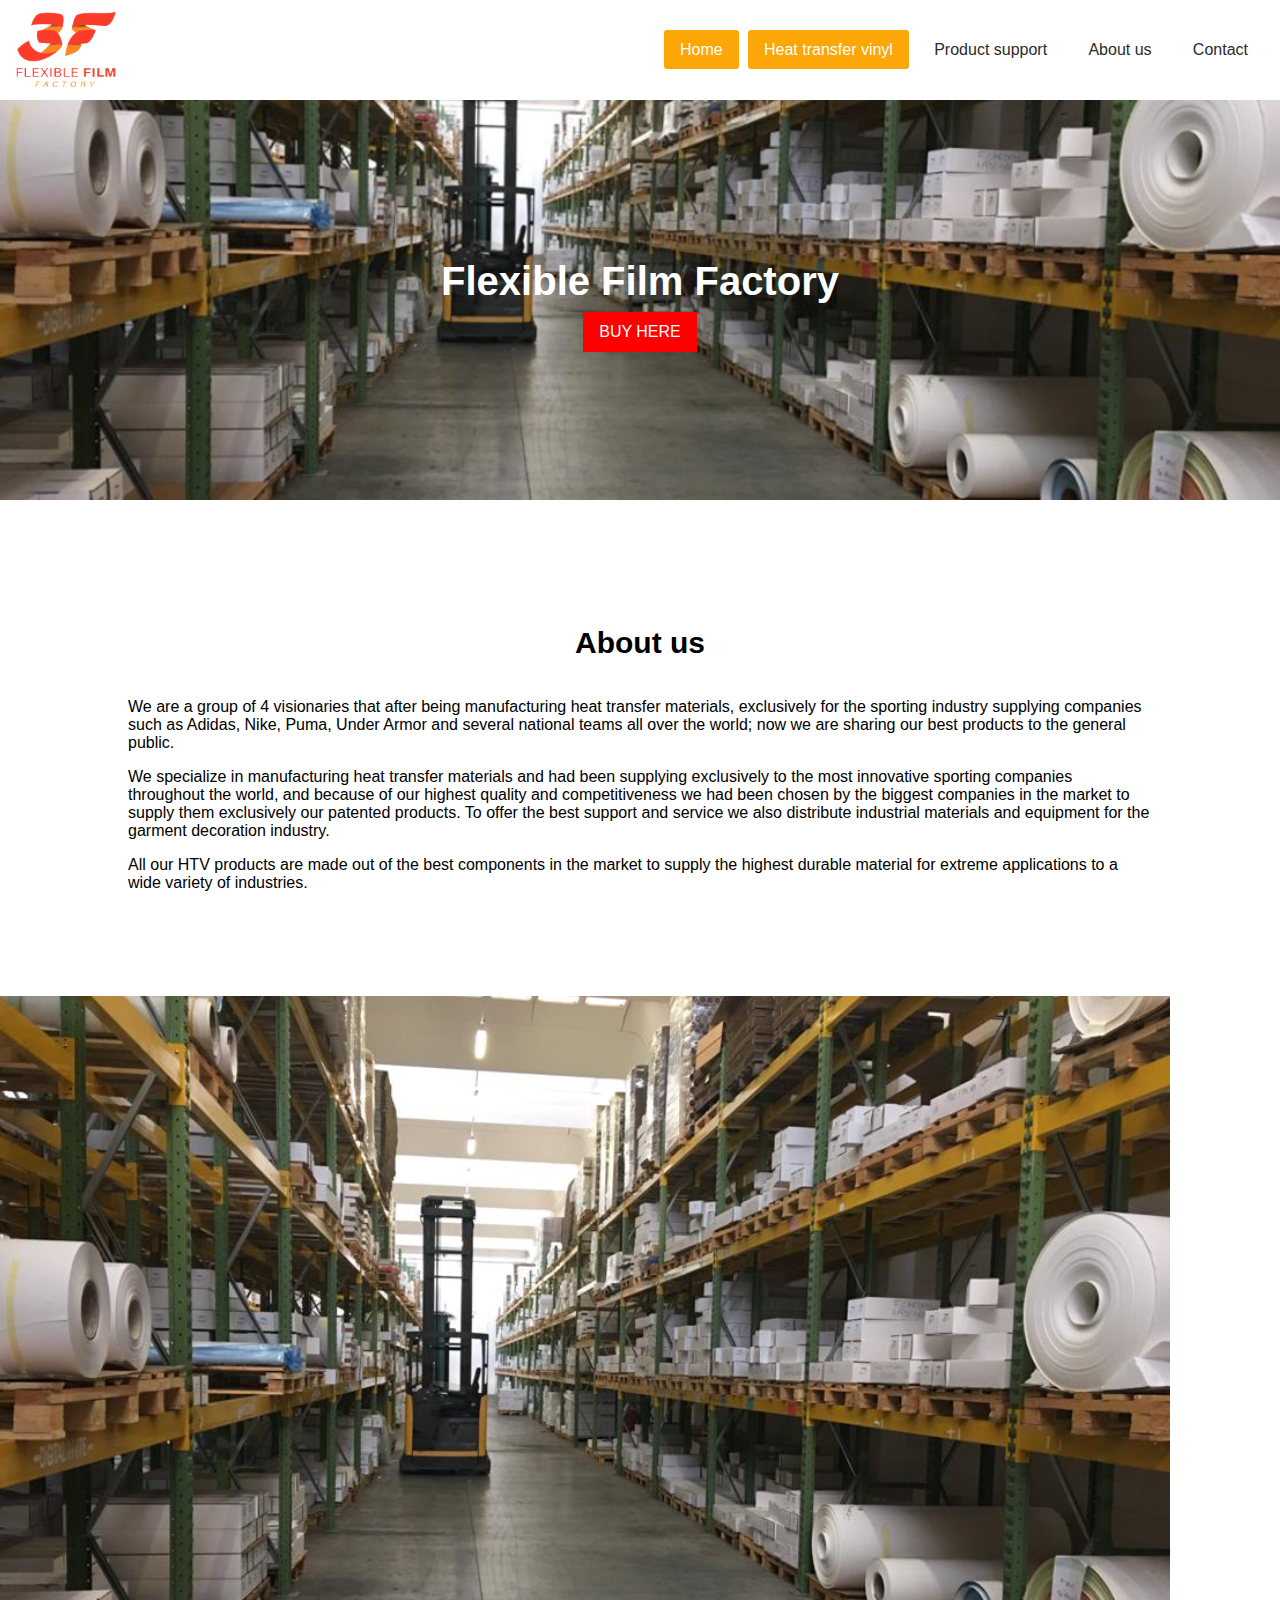
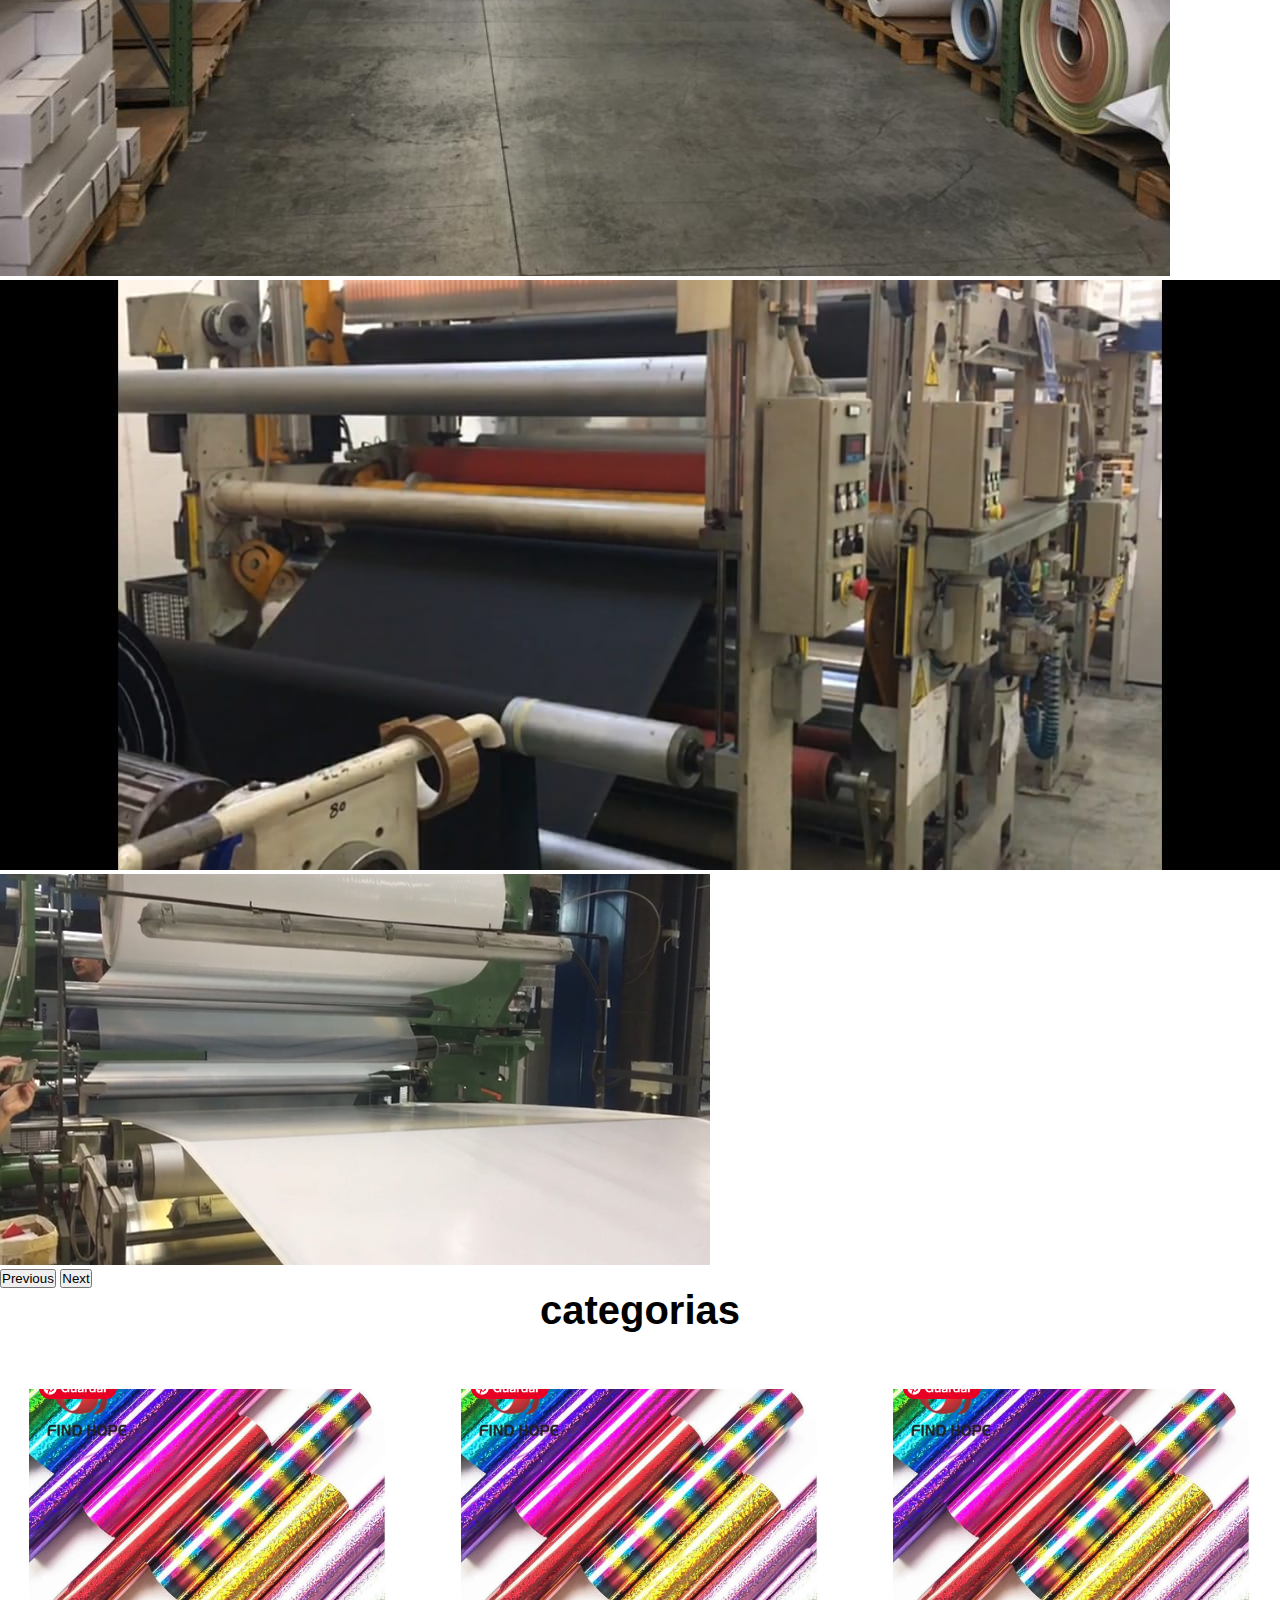
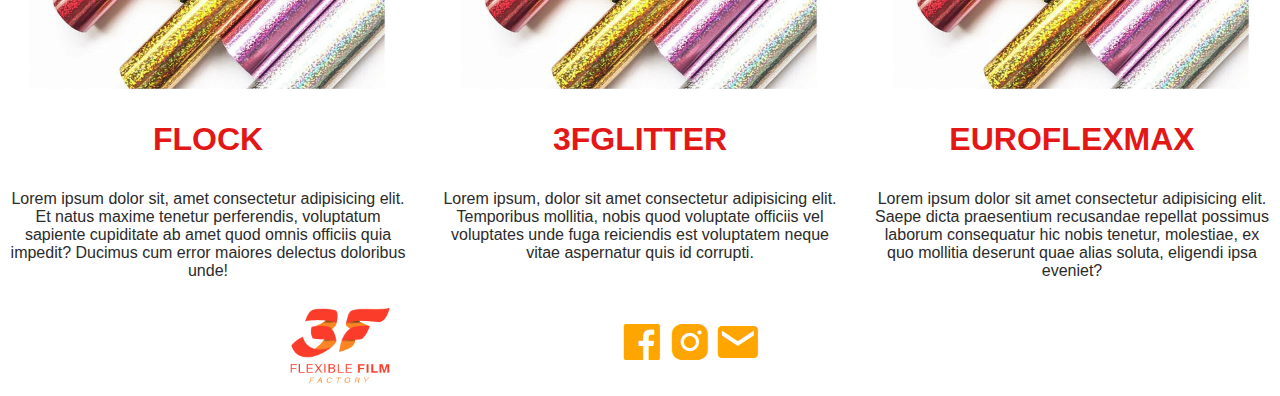
<file: index.html>
<!DOCTYPE html>
<html lang="es">

<head>
    <meta charset="UTF-8">

    <meta name="viewport" content="width=device-width, initial-scale=1.0">
    <meta name="description" content="know the world of vinyl">
   <meta name="keywords"  content="glitter, heatranfervinyl,cuttable">

    <link href='https://unpkg.com/boxicons@2.0.7/css/boxicons.min.css' rel='stylesheet'>
    <link rel="stylesheet" href="https://cdn.jsdelivr.net/npm/bootstrap@4.6.0/dist/css/bootstrap.min.css" integrity="sha384-B0vP5xmATw1+K9KRQjQERJvTumQW0nPEzvF6L/Z6nronJ3oUOFUFpCjEUQouq2+l" crossorigin="anonymous">

    <link href="style.css" rel="stylesheet" type="text/css">

    <title>3f Film Factory</title>
</head>

<body>
    <header>
        <div class="logo"></div>


        <ul class="menu">
            <li><a href="index.html" class="active">Home</a></li>
            <li><a href="heatransfer-vinyl.html" class="active">Heat transfer vinyl</a>                <ul class="submenu">
                    <li><a href=#>cutable</a>
                        <ul class="submenu-b">
                            <li><a href="#"></a>EUROFLEX® Max Neon Metal"</a></li>
                            <li><a href="#">Euroflex flock</a></li>
                            <li><a href="#">Euroflex sublistop</a></li>
                            <li><a href="#">Euroflex reflex</a></li>
                            <li><a href="#">Euroflex ® Air </a></li>
                        </ul>
                    </li>
                    <li><a href=#>printable</a>
                        <ul class="submenu-b">
                            <li><a href="#">EuroPrint® Sublistop</a></li>
                            <li><a href="#">EuroPrint ® Reflex</a></li>
                            <li><a href="#">EuroPrint ® Max</a></li>
                            <li><a href="#">EuroPrint ® Flock </a></li>
                            <li><a href="#">EuroPrint ® Flock Subli</a></li>
                        </ul>
                    </li>
                </ul>
            </li>
            <li><a href="support.html">Product support</a></li>
            <li><a href="about.html">About us</a></li>
            <li><a href="contact.html">Contact</a></li>
        </ul>


    </header>

    <main>
        <section class="hero">
            <div class="hero__txt">
                <h1>Flexible Film Factory</h1>
                <a class="shadow-drop-2-center" href="#">BUY HERE</a>
            </div>
        </section>

        <section class="conteiner_au">

            <h2><strong>About us</strong></h2>
            <p>We are a group of 4 visionaries that after being manufacturing heat transfer materials, exclusively for
                the sporting industry supplying companies such as Adidas, Nike, Puma, Under Armor and several national
                teams all over the world; now we are sharing our best products to the general public.</p>

            <p>We specialize in manufacturing heat transfer materials and had been supplying exclusively to the most
                innovative sporting companies throughout the world, and because of our highest quality and
                competitiveness we had been chosen by the biggest companies in the market to supply them exclusively our
                patented products.
                To offer the best support and service we also distribute industrial materials and equipment for the
                garment decoration industry.</p>
            <p>All our HTV products are made out of the best components in the market to supply the highest durable
                material for extreme applications to a wide variety of industries.</p>
            <div>

            </div>
        </section>

        <div id="carouselExampleControls" class="carousel slide" data-bs-ride="carousel">
            <div class="carousel-inner">
              <div class="carousel-item active">
                <img src="fotos/fabrica.png" class="d-block w-100" alt="...">
              </div>
              <div class="carousel-item">
                <img src="fotos/9c289eb4-1a8c-4307-a84d-fd548b0d61c4.jpeg" class="d-block w-100" alt="...">
              </div>
              <div class="carousel-item">
                <img src="fotos/fbdb0663-0e98-49f6-a1fb-acfc17ff37c4.jpeg" class="d-block w-100" alt="...">
              </div>
            </div>
            <button class="carousel-control-prev" type="button" data-bs-target="#carouselExampleControls"  data-bs-slide="prev">
              <span class="carousel-control-prev-icon" aria-hidden="true"></span>
              <span class="visually-hidden">Previous</span>
            </button>
            <button class="carousel-control-next" type="button" data-bs-target="#carouselExampleControls"  data-bs-slide="next">
              <span class="carousel-control-next-icon" aria-hidden="true"></span>
              <span class="visually-hidden">Next</span>
            </button>
          </div>

        <section class="categorias">

            <h3> categorias</h3>

            <div class="container__cards">
                <div class="card">
                    <img src="fotos/fondogliter.jpg" alt="...">
                    <h4>flock</h4>
                    <p>Lorem ipsum dolor sit, amet consectetur adipisicing elit. Et natus
                        maxime tenetur perferendis, voluptatum sapiente cupiditate ab amet quod omnis officiis quia
                        impedit? Ducimus cum error maiores delectus doloribus unde!</p>

                </div>

                <div class="card">
                    <img class="card__img" src="fotos/fondogliter.jpg" alt="...">
                    <h4 class="card__subtitle">3fglitter</h4>
                    <p class="card__description">Lorem ipsum, dolor sit amet consectetur adipisicing elit. Temporibus
                        mollitia, nobis quod voluptate officiis vel voluptates unde fuga reiciendis est voluptatem neque
                        vitae aspernatur quis id corrupti.</p>
                </div>
                
                <div class="card">
                    <img class="card__img" src="fotos/fondogliter.jpg" alt="...">
                    <h4 class="card__subtitle">euroflexmax</h4>
                    <p class="card__description">Lorem ipsum dolor sit amet consectetur adipisicing elit. Saepe dicta
                        praesentium recusandae repellat possimus laborum consequatur hic nobis tenetur, molestiae, ex
                        quo mollitia deserunt quae alias soluta, eligendi ipsa eveniet?</p>
                </div>

            </div>

        </section>

    </main>


    
    <footer class=footer>
        <div class="footerlogo"></div>
        <ul class="footermenu">
            <li><a href="#"><i class='bx bxl-facebook-square'></i></a></li>
            <li><a href="#"><i class='bx bxl-instagram-alt'></i></a></li>
            <li><a href="#"><i class='bx bxs-envelope'></i></a></li>


        </ul>

    </footer>
    <script src="https://code.jquery.com/jquery-3.5.1.slim.min.js" integrity="sha384-DfXdz2htPH0lsSSs5nCTpuj/zy4C+OGpamoFVy38MVBnE+IbbVYUew+OrCXaRkfj" crossorigin="anonymous"></script>
    <script src="https://cdn.jsdelivr.net/npm/bootstrap@4.6.0/dist/js/bootstrap.bundle.min.js" integrity="sha384-Piv4xVNRyMGpqkS2by6br4gNJ7DXjqk09RmUpJ8jgGtD7zP9yug3goQfGII0yAns" crossorigin="anonymous"></script>

</body>

</html>
</file>
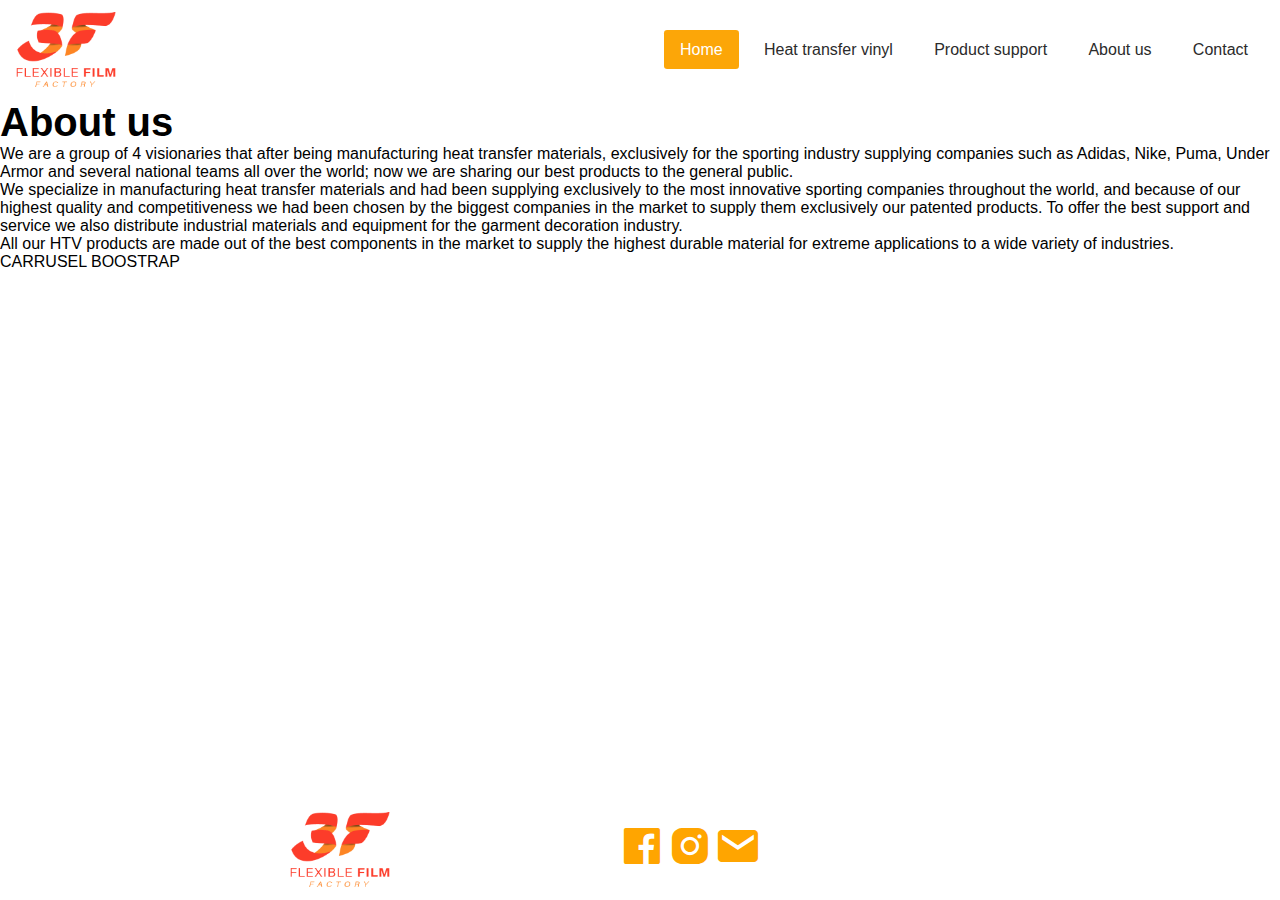
<file: About.html>
<!DOCTYPE html>
<html lang="es">
<head>
    <meta charset="UTF-8">
    <meta name="viewport" content="width=device-width, initial-scale=1.0">
    <meta name="description" content="this website offers htv products and services">
    <meta name="keywords"  content="Fashion,craft,htv,glitter,flock,pvc,pvu">
    <link href='https://unpkg.com/boxicons@2.0.7/css/boxicons.min.css' rel='stylesheet'>
    <link href="style.css" rel="stylesheet" type="text/css">
    <title>home3f</title>
</head>
<body>
    <header>
        <div class="logo"></div> 
        

            <ul class="menu">
                <li><a href="index.html" class="active">Home</a></li>
                <li><a href="h-t-v.html">Heat transfer vinyl</a>
                    <ul class="submenu">
                        <li><a href=#>cutable</a>
                            <ul class="submenu-b">
                                <li><a href="#">euroflex max neon metalic</a></li>
                                <li><a href="#">euroflex flock</a></li>
                                <li><a href="#">euro</a></li>
                                <li><a href="#">link 4</a></li>
                                <li><a href="#">link 5</a></li>
                            </ul>
                        </li>
                        <li><a href=#>printable</a>
                            <ul class="submenu-b">
                                <li><a href="#">link 1</a></li>
                                <li><a href="#">link 2</a></li>
                                <li><a href="#">link 3</a></li>
                                <li><a href="#">link 4</a></li>
                                <li><a href="#">link 5</a></li>
                            </ul>
                        </li>
                    </ul>
                </li>
                <li><a href="support.html">Product support</a></li>
                <li><a href="about.html">About us</a></li>
                <li><a href="contact.html">Contact</a></li>
            </ul>   


    </header>
    <main>
        <section class="about">
            <h1>About us</h1>
            <p>We are a group of 4 visionaries that after being manufacturing heat transfer materials, exclusively for the sporting industry supplying companies such as Adidas, Nike, Puma, Under Armor and several national teams all over the world; now we are sharing our best products to the general public.</p>

            <p>We specialize in manufacturing heat transfer materials and had been supplying exclusively to the most innovative sporting companies throughout the world, and because of our highest quality and competitiveness we had been chosen by the biggest companies in the market to supply them exclusively our patented products. 
            To offer the best support and service we also distribute industrial materials and equipment for the garment decoration industry.</p>
            <p>All our HTV products are made out of the best components in the market to supply the highest durable material for extreme applications to a wide variety of industries.</p>
            <div> CARRUSEL BOOSTRAP</div>
        </section>

    </main>
        
    <footer class=footer>
        <div class="footerlogo"></div> 
           <ul class="footermenu">
               <li><a href="#"><i class='bx bxl-facebook-square'></i></a></li>
               <li><a href="#"><i class='bx bxl-instagram-alt' ></i></a></li>
               <li><a href="#"><i class='bx bxs-envelope'></i></a></li>
              
               
           </ul>

   </footer>

    
</body>
</html>
</file>
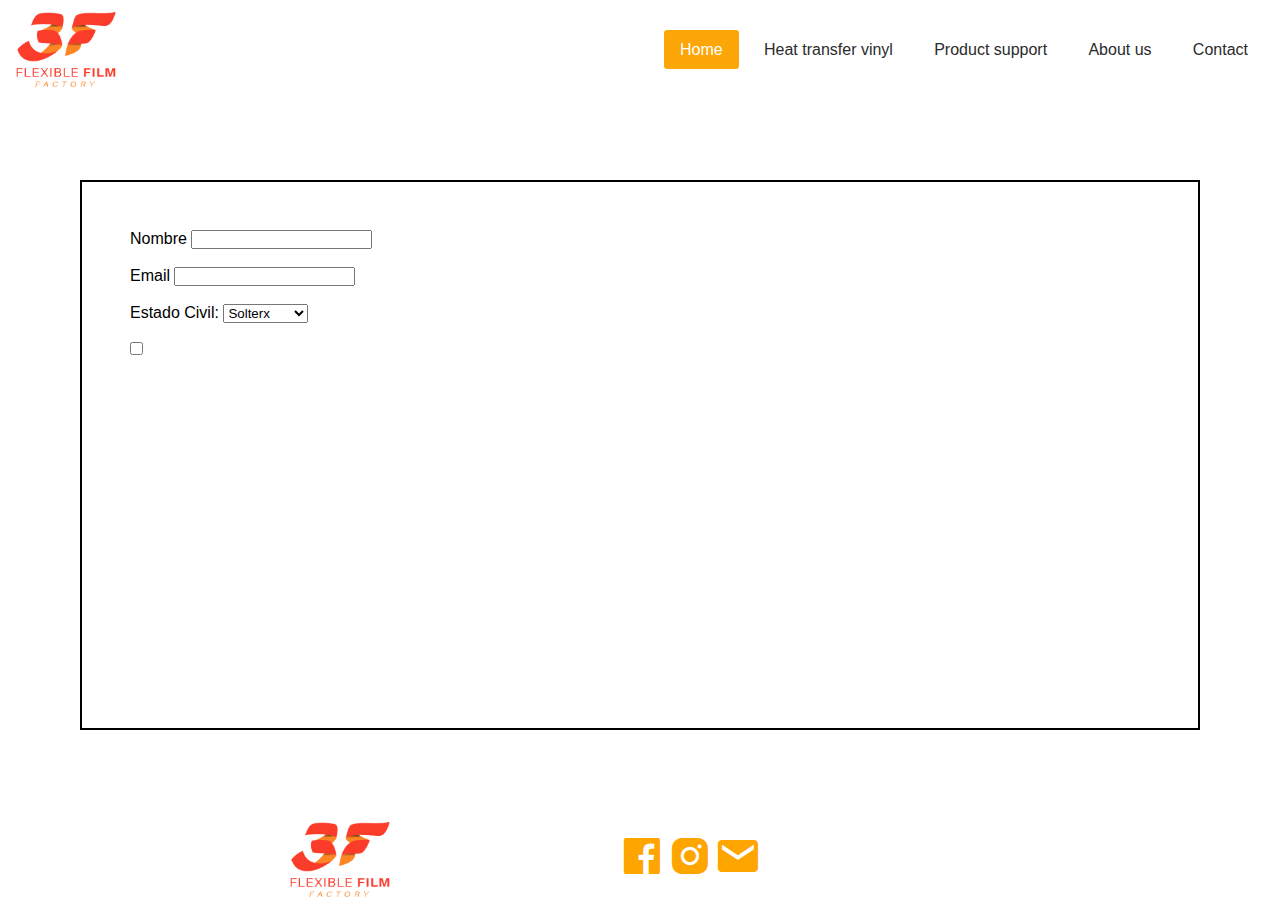
<file: contact.html>
<!DOCTYPE html>
<html lang="es">

<head>
    <meta charset="UTF-8">
    <meta name="viewport" content="width=device-width, initial-scale=1.0">
    <meta name="description" content="this website offers htv products contact us ">
   <meta name="keywords"  content="contact,informacion,ventas,sale,wholesale">
    <link href='https://unpkg.com/boxicons@2.0.7/css/boxicons.min.css' rel='stylesheet'>
    <link href="style.css" rel="stylesheet" type="text/css">
    <title>contact</title>
</head>

<body>
    <header>
        <div class="logo"></div> 
        

            <ul class="menu">
                <li><a href="index.html" class="active">Home</a></li>
                <li><a href="heatransfer-vinyl.html">Heat transfer vinyl</a>
                    <ul class="submenu">
                        <li><a href=#>cutable</a>
                            <ul class="submenu-b">
                                <li><a href="#">euroflex max neon metalic</a></li>
                                <li><a href="#">euroflex flock</a></li>
                                <li><a href="#">euro</a></li>
                                <li><a href="#">link 4</a></li>
                                <li><a href="#">link 5</a></li>
                            </ul>
                        </li>
                        <li><a href=#>printable</a>
                            <ul class="submenu-b">
                                <li><a href="#">link 1</a></li>
                                <li><a href="#">link 2</a></li>
                                <li><a href="#">link 3</a></li>
                                <li><a href="#">link 4</a></li>
                                <li><a href="#">link 5</a></li>
                            </ul>
                        </li>
                    </ul>
                </li>
                <li><a href="support.html">Product support</a></li>
                <li><a href="about.html">About us</a></li>
                <li><a href="contact.html">Contact</a></li>
            </ul>   


    </header>
    <main>
        <section class="contacto" >
          
          <div class="form"><form>
                <label for="nombre">Nombre</label>
                <input type="text" name="nombre" id="nombre">
                <br>
                <br>
                <label for="email">Email</label>
                <input type="email" name="email" id="email">
                <br>
                <br>
                <label for="estadocivil">Estado Civil:</label>
                <select name="estadocivil" id="estadocivil">
                    <option name= "S">Solterx</option>
                    <option name= "C">Casadx</option>
                    <option name= "D">Divorciadx</option>
                    <option name= "O">Otro</option>
                </select>
                <br>
                <br>
                <div id="terminos"> 
                <input type="checkbox" name="acepta" value="1">
                </div>
                <br>
          </form>
        </div>  
        <div class="mapa"><iframe src="https://www.google.com/maps/embed?pb=!1m18!1m12!1m3!1d229929.17667128745!2d-80.36988837871642!3d25.78234009820507!2m3!1f0!2f0!3f0!3m2!1i1024!2i768!4f13.1!3m3!1m2!1s0x88d9b0a20ec8c111%3A0xff96f271ddad4f65!2sMiami%2C%20Florida%2C%20EE.%20UU.!5e0!3m2!1ses!2sar!4v1614284076763!5m2!1ses!2sar" width="600" height="450" style="border:0;" allowfullscreen="" loading="lazy"></iframe></div>



        </section>
    </main>

          
    <footer class=footer>
        <div class="footerlogo"></div> 
           <ul class="footermenu">
               <li><a href="#"><i class='bx bxl-facebook-square'></i></a></li>
               <li><a href="#"><i class='bx bxl-instagram-alt' ></i></a></li>
               <li><a href="#"><i class='bx bxs-envelope'></i></a></li>
              
               
           </ul>

   </footer>





</body>

</html>
</file>
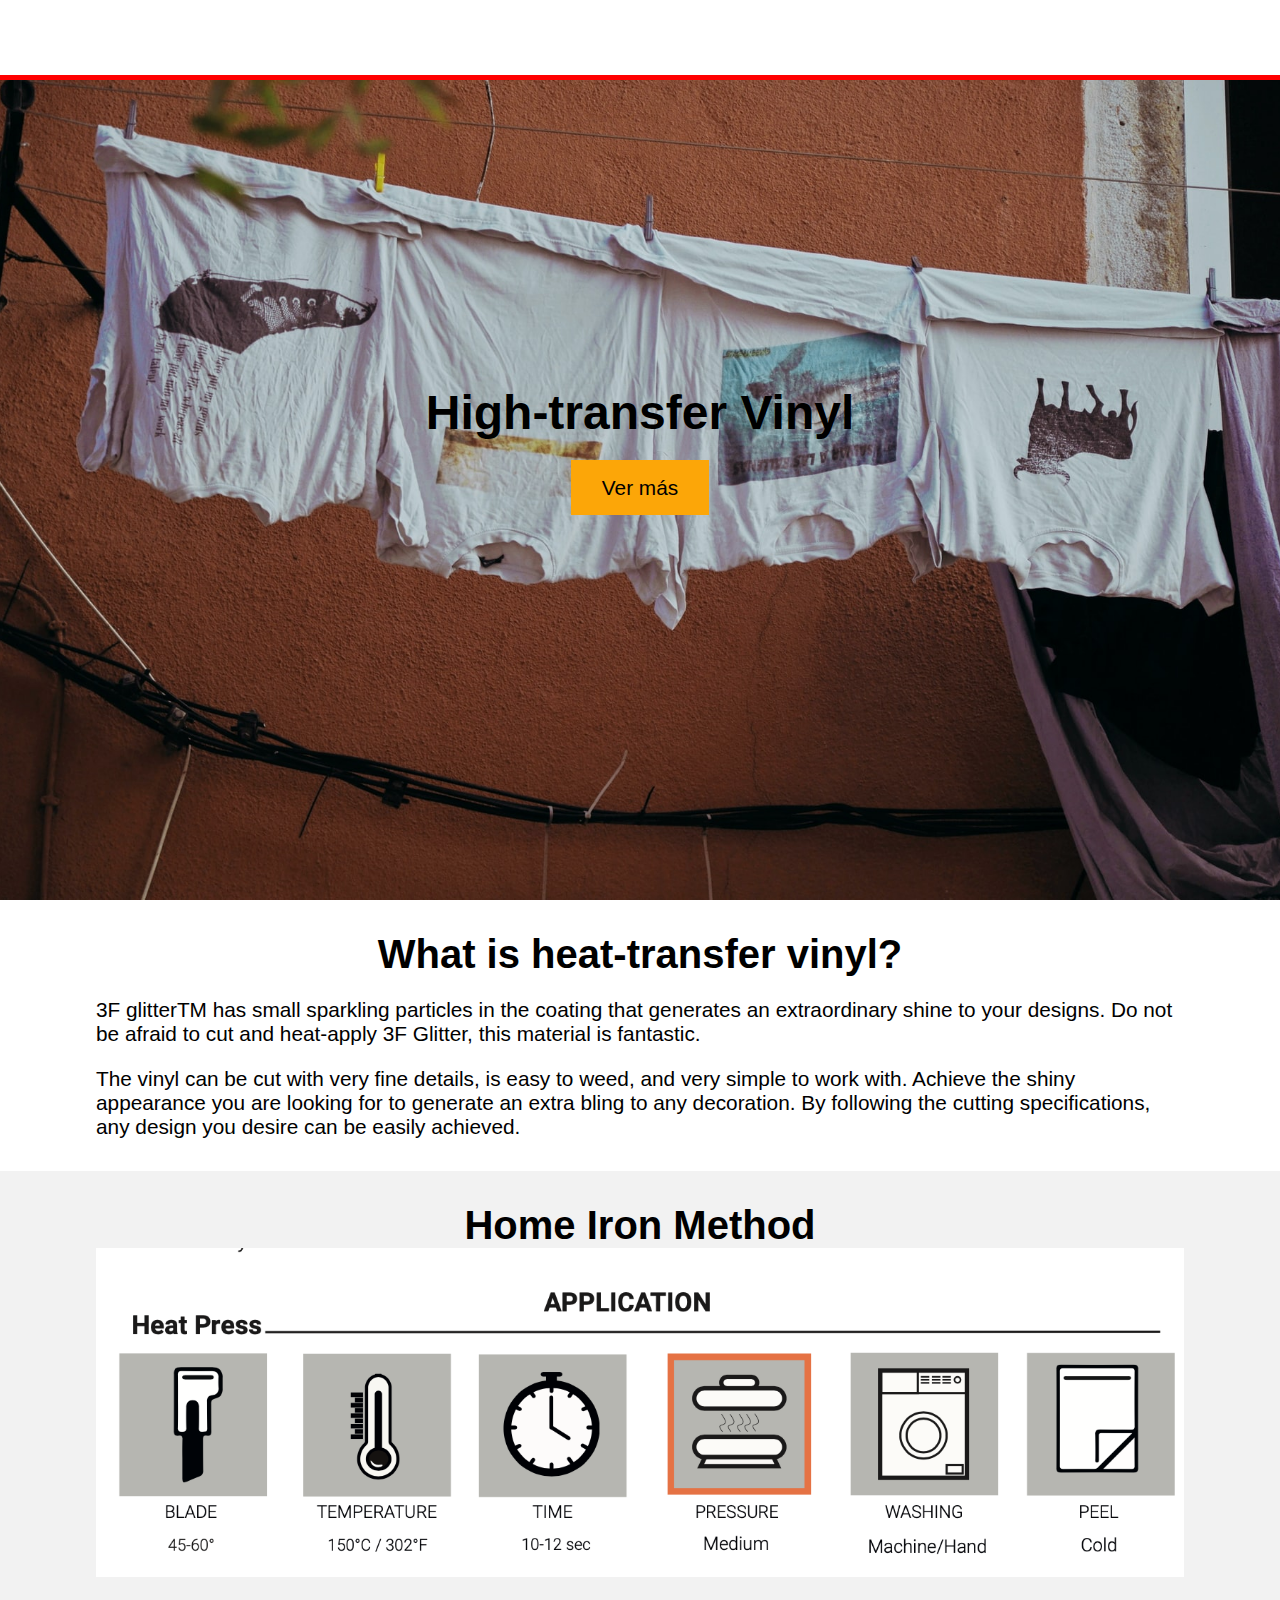
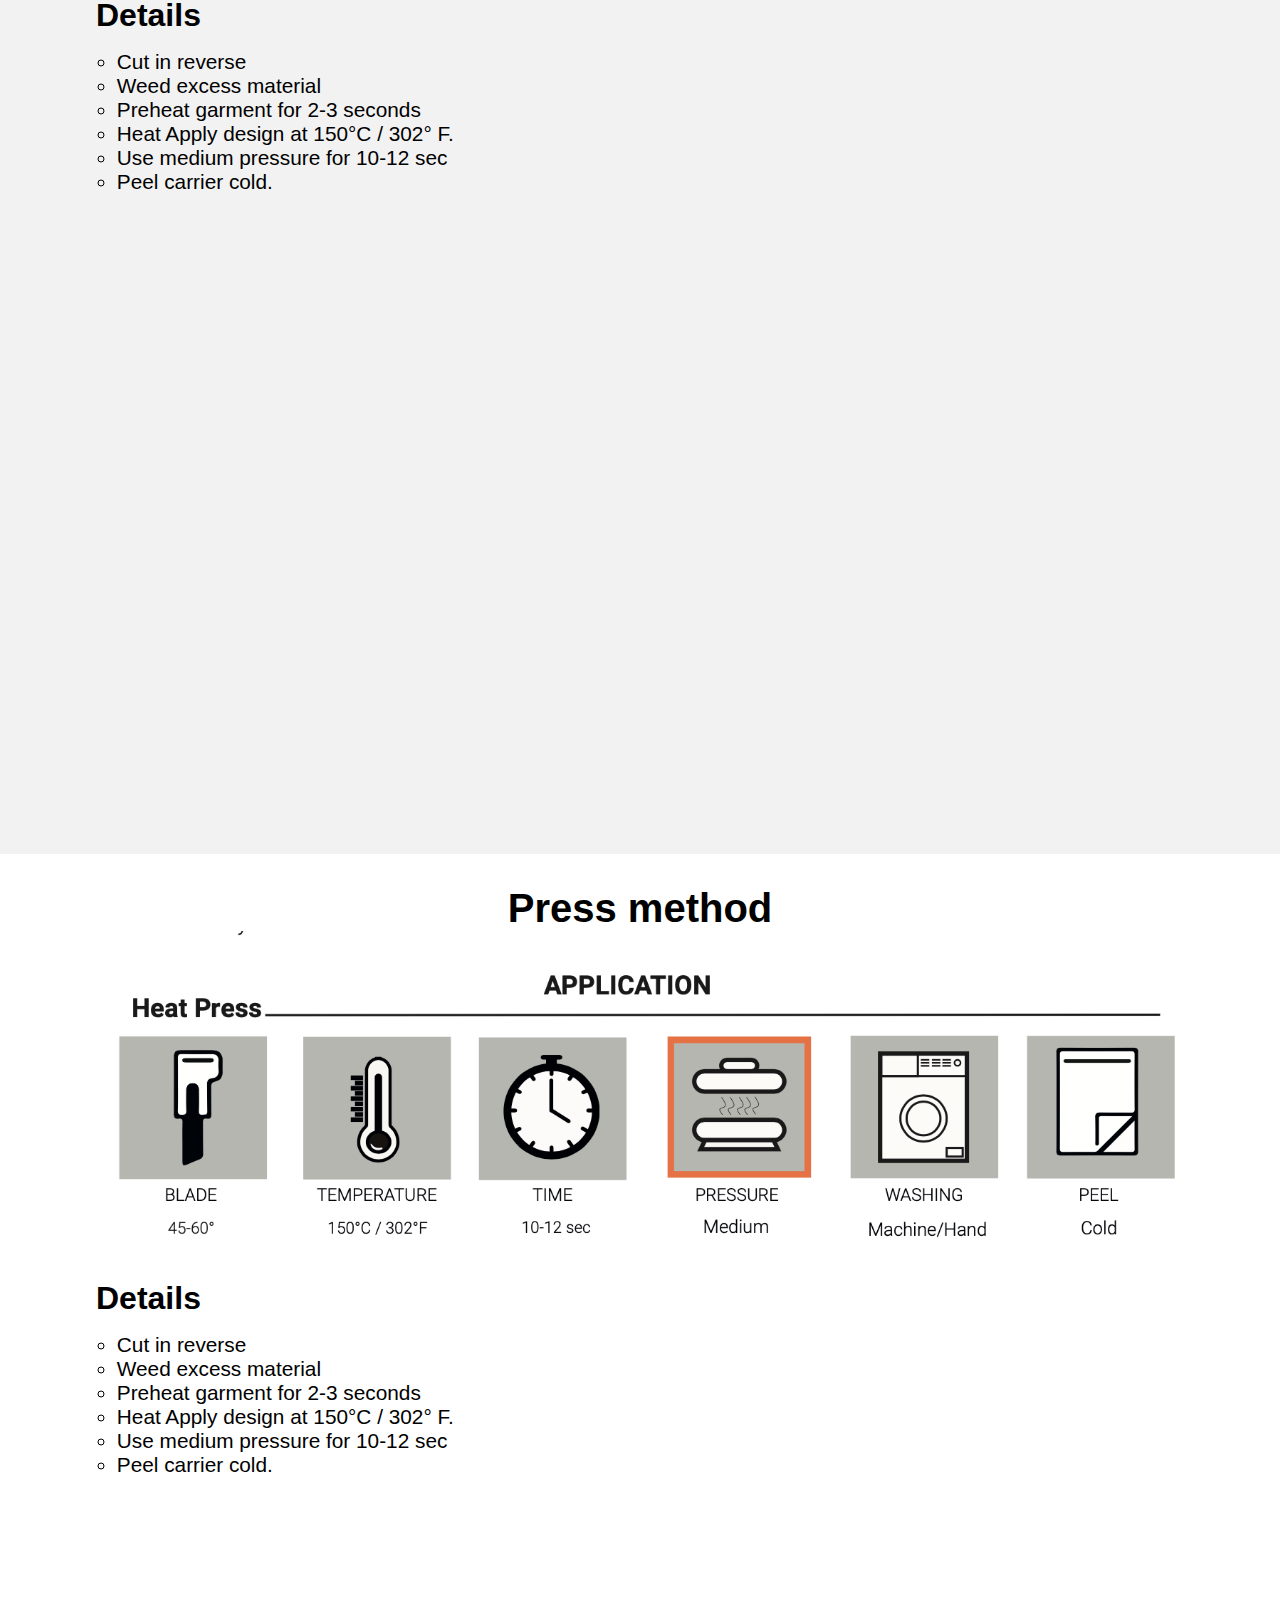
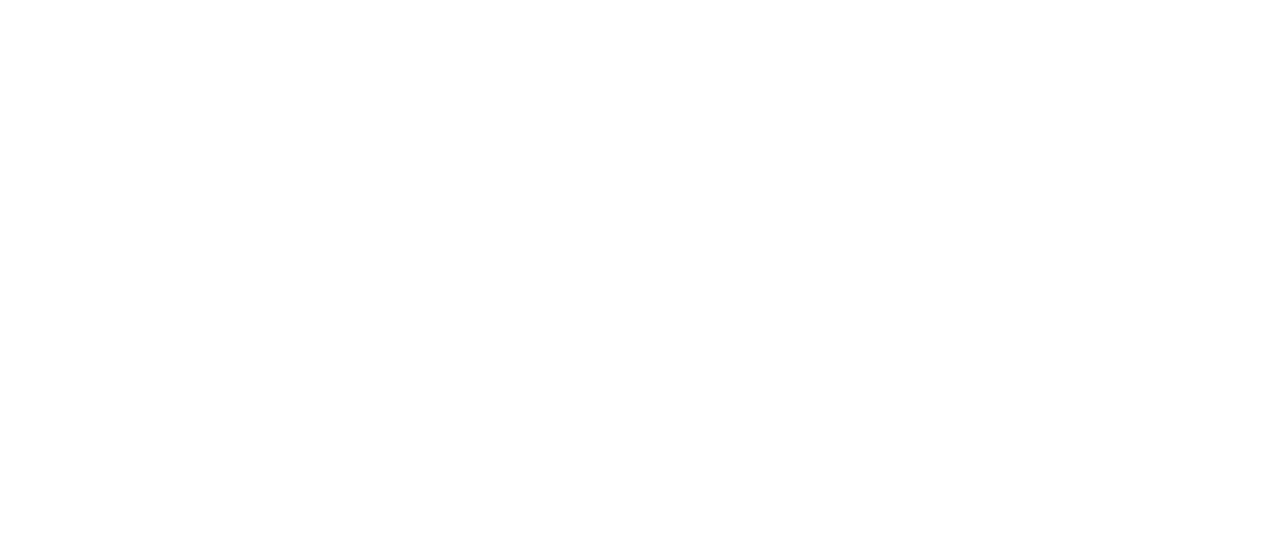
<file: heatransfer-vinyl.html>
<!DOCTYPE html>
<html lang="es">

<head>
    <meta charset="UTF-8">
    <meta name="viewport" content="width=device-width, initial-scale=1.0">
    <meta name="description" content="methods of use heat tranfel vinyl">
   <meta name="keywords"  content="glitter, heatranfervinyl,cuttable">
    <link href='https://unpkg.com/boxicons@2.0.7/css/boxicons.min.css' rel='stylesheet'>
    <link href="css/main.css" rel="stylesheet" type="text/css">
    <title>heattranfervinyl</title>
</head>

<body id="htv">
    <header>
        <div class="logo"></div>
        <ul class="menu">
            <li><a href="index.html">Home</a></li>
            <li><a href="heatransfer-vinyl.html" class="active">Heat transfer vinyl</a>
                <ul class="submenu">
                    <li><a href="#">cutable</a>
                        <ul class="submenu-b">
                            <li><a href="#">"EUROFLEX® Max Neon Metal"</a></li>
                            <li><a href="#">euroflex flock</a></li>
                            <li><a href="#">euroflex sublistop</a></li>
                            <li><a href="#">euroflex reflex</a></li>
                            <li><a href="#">Euroflex ® Air </a></li>
                        </ul>
                    </li>
                    <li><a href="heatransfer-vinyl.html#descr">printable</a>
                        <ul class="submenu-b">
                            <li><a href="#">EuroPrint® Sublistop</a></li>
                            <li><a href="#">EuroPrint ® Reflex</a></li>
                            <li><a href="#">EuroPrint ® Max</a></li>
                            <li><a href="#">EuroPrint ® Flock </a></li>
                            <li><a href="#">EuroPrint ® Flock Subli</a></li>
                        </ul>
                    </li>
                </ul>
            </li>
            <li><a href="support.html">Product support</a></li>
            <li><a href="about.html">About us</a></li>
            <li><a href="contact.html">Contact</a></li>
        </ul>


    </header>

    <main>
        <section class="hero">
            <h1>High-transfer Vinyl</h1>
            <a href="#descr">Ver más</a>
        </section>

        <div class="anchor" id="descr">
            <section class="container descr">
                <h2>What is heat-transfer vinyl?</h2>
                <p>3F glitterTM has small sparkling particles in the coating that generates an extraordinary shine to
                    your designs. Do not be afraid to cut and heat-apply 3F Glitter, this material is fantastic.</p>
                <p>The vinyl can be cut with very fine details, is easy to weed, and very simple to work with. Achieve
                    the shiny appearance you are looking for to generate an extra bling to any decoration. By following
                    the cutting specifications, any design you desire can be easily achieved.</p>
            </section>
        </div>

        <section class="container method method--homeiron">
            <h2 class="undl">Home Iron Method</h2>
            <img class="method__img" src="fotos/glitterhratpress.png">

            <div class="method__instr">
                <h3 >Details</h3>
                <ol>
                    <li>Cut in reverse</li>
                    <li>Weed excess material</li>
                    <li>Preheat garment for 2-3 seconds </li>
                    <li>Heat Apply design at 150°C / 302° F.</li>
                    <li>Use medium pressure for 10-12 sec</li>
                    <li>Peel carrier cold.</li>
                </ol>
            </div>

            <div class="method__vid">
                <iframe src="https://www.youtube.com/embed/kdrNJvgks_A" frameborder="0"
                    allow="accelerometer; autoplay; clipboard-write; encrypted-media; gyroscope; picture-in-picture"
                    allowfullscreen></iframe>
            </div>
        </section>

        <section class="container method method--press">
            <h2 class="undl">Press method</h2>
            <img class="method__img" src="fotos/glitterhratpress.png">

            <div class="method__instr">
                <h3 class="undl">Details</h3>
                <ol>
                    <li>Cut in reverse</li>
                    <li>Weed excess material</li>
                    <li>Preheat garment for 2-3 seconds </li>
                    <li>Heat Apply design at 150°C / 302° F.</li>
                    <li>Use medium pressure for 10-12 sec</li>
                    <li>Peel carrier cold.</li>
                </ol>
            </div>

            <div class="method__vid">
                <iframe src="https://www.youtube.com/embed/kdrNJvgks_A" frameborder="0"
                    allow="accelerometer; autoplay; clipboard-write; encrypted-media; gyroscope; picture-in-picture"
                    allowfullscreen></iframe>
            </div>
        </section>

    </main>

    <footer class="footer">
        <div class="footerlogo"></div>
        <ul class="footermenu">
            <li><a href="#"><i class='bx bxl-facebook-square'></i></a></li>
            <li><a href="#"><i class='bx bxl-instagram-alt'></i></a></li>
            <li><a href="#"><i class='bx bxs-envelope'></i></a></li>


        </ul>

    </footer>



</body>

</html>
</file>
<file: style.css>
:root {
    --background: #fff;
    --primary: #2b2b2b;
    --secondary: rgb(252, 166, 8);
}

* {
	margin: 0;
	padding: 0;
    box-sizing: border-box;
    color: inherit;
    list-style: none;
    text-decoration: none;
}

/* GENERAL */

html {
    font-size: 16px;
    font-family: 'Helvetica', sans-serif;
 
}

body {
    display: grid;
        grid-template-rows: auto 1fr auto;
    height: 100vh;
}

h1,h3 {
    font-family: Arial, Helvetica, sans-serif;
    font-size: 2.5rem;
}

h4 {
    font-size: 2rem;
}

/* HEADER */

header{
    background-color: var(--background);
    display: flex;
        justify-content: space-between;
        align-items: center;
    padding: 0 1em;
}

.logo{
    height: 100px;
    width:  100px;
    background: url('fotos/logo.png') no-repeat center, #fff;
    background-size: contain;
}


.menu {
    width: 80%;
        max-width: 600px;
	display: flex;
        flex-flow: row;
        justify-content: space-between;
}

.menu a {
    color: var(--primary);
    padding: .7em 1em;
    border-radius: .2em;
}

.menu a:hover,
.menu a.active {
    color: white;
    background: rgb(252, 166, 8);
}

.menu li {
    position: relative;
}
.menu li:hover .submenu {
    display: block;
}

.submenu {
    position: absolute;
        top: 150%;
    width: 100%;
    background: var(--background);
    text-align: center;
    display: none;
}

.submenu li {
    position: relative; 
}

.submenu li:hover .submenu-b {
    display: block;
}

.submenu li a {
    margin: 0;
    display: block;
}

.submenu-b {
    background: var(--background);
    position: absolute;
        left: 100%;
        top: 0;
    width: 100%;
    display: none;

    
}

/* FOOTER */

.footer{
   
    display: flex;
        justify-content:center;
        align-items: center;
    padding: 0 1em;
}

.footerlogo{
    height: 100px;
    width:  100px;
    background: url('fotos/logo.png') no-repeat center, #fff;
    background-size: contain;
}
.footermenu {
    width: 80%;
        max-width: 600px;
	    display: flex;
        flex-flow: row;
        justify-content: center;
}
.footermenu a {
    font-size: 3em;
    color: orange;
    transform: translate(-50%, -50%);   
    text-shadow: #797878; 
}
.footermenu a:hover,
.footermenuu a.active {
    color: red ;
    transition: 0.5s;  
}

/* CONTAINERS */

.container__cards {
    display: grid;
    gap: 1em;
    grid-template-columns: repeat(auto-fill,minmax(410px, 1fr));
}

.card{
    padding: 1em .5rem;  
    display: flex;
        flex-flow: column;
        align-items: center;
        justify-content: flex-start;
    
}

.card img {
    height: 300px;
}
.card h4 {
    color: rgb(228, 23, 23);
    text-transform: uppercase;
    margin: 1em 0;
}
.card p {

    color: #2b2b2b;
}    


/* INDEX */

.hero {
    height: 400px;
    display: grid;
        place-content: center;
    background: url('fotos/fabrica.png') no-repeat center;
    background-size: cover;
}

.hero__txt {
    text-align: center;
    color: white;
}

.hero__txt h1 {
    margin-bottom: .5em;
}

.hero__txt a {
    padding: .7em 1em;
    background: rgb(252, 166, 8) ;
}
.shadow-drop-2-center {
	-webkit-animation: shadow-drop-2-center 0.8s cubic-bezier(0.250, 0.460, 0.450, 0.940) infinite both;
	        animation: shadow-drop-2-center 0.8s cubic-bezier(0.250, 0.460, 0.450, 0.940) infinite both;
}

@media only screen and (max-width: 768px) {
    .hero {
        background: url('fotos/fabrica.png') no-repeat center;
        background-size: 125%;
        
    }

}
.conteiner_au{
   
    text-align: center;
    padding: 3em 2em;
    margin:3em;
    background: url();


}
.conteiner_au h2{
   font-size: 30px;
   text-align: center;
   padding: 1em 2em;

}
.conteiner_au p{
   font-size:16px;
   text-align: left;
   padding: 0.5em 3em;
}

.categorias {
    text-align: center;
    background-color:
    padding: 2em 1em;  
}

.categorias h3 {
    margin-bottom: 1em;
}


/*H-T-V*/


.hero-3fglitter{
    height: 400px;
    display: grid;
        place-content:center;
    background: url('fotos/glitter.jpg') no-repeat center;
    background-size: cover;
}

.hero__txt {
    text-align: center;
    color: white;
}

.hero__txt h1 {
    margin-bottom: .5em;
}

.hero__txt a {
    padding: .7em 1em;
    background: red;

}
.contenedorhtv{

    display: flex;
     flex-direction: column;
     justify-content: center;
     min-width: 100vh;
     padding: 4em 4em;
     margin: 4em;
    border:2px solid black;

}

@media only screen and (max-width: 768px) { 
    .hero-3fglitter{
        background: url('fotos/glitter.jpg') no-repeat center;
        background-size: 125%;
        
    }

}

/* ---------------------------------HTV ----------------------------------- */
.descricion p{
    display: flex;
    flex-direction: column;
     text-align: center;
     padding: 2em 2em;
     margin: 2em 2em;
     font-size: 30px;
}

.heatpresesimg{

     display: block;
    
     padding: 2em 2em;
     margin: 2em 2em;

    
}

.detailshp p{
    
    display: flex;
    flex-direction: column;
    text-align: left;
     padding: 2em 2em;
     margin: 2em 2em;
    
    
}
.how-to-use{
    display: block;
    align-items: center;
    margin: 4em 4em;
    padding: 3em 3em;
    width: 100vh;
    height: 70vh;
    
    

}



/*contacto*/

.contacto{
    display: flex;
     align-content: center;
     padding: 3em 3em;
     margin: 5em;
     border:2px solid black;
}
.form{

    display: flex;
     justify-items:center;
    
}
.mapa{

    
    display: flex;
    justify-content:center;
    width: 60vh;

}




@keyframes shadow-drop-2-center {
    0% {
      -webkit-transform: translateZ(0);
              transform: translateZ(0);
      -webkit-box-shadow: 0 0 0 0 rgba(0, 0, 0, 0);
              box-shadow: 0 0 0 0 rgb(8, 0, 0);
    }
    100% {
      -webkit-transform: translateZ(50px);
              transform: translateZ(50px);
      -webkit-box-shadow: 0 0 20px 0px rgba(0, 0, 0, 0.35);
              box-shadow: 0 0 20px 0px rgba(0, 0, 0, 0.35);
    }
}
</file>
<file: css/main.css>
* {
  margin: 0;
  padding: 0;
  text-decoration: none;
  list-style-type: none;
  box-sizing: border-box;
  color: inherit;
}

.anchor {
  margin-top: -80px;
  padding-top: 80px;
}

html {
  font-size: 16px;
  font-family: 'Montserrat', sans-serif;
}

h1 {
  font-size: 3rem;
}

h2 {
  font-size: 2.5rem;
}

h3 {
  font-size: 2rem;
}

h4 {
  font-size: 1.7rem;
}

p, a, li {
  font-size: 1.3rem;
}

header {
  position: fixed;
  top: 0;
  z-index: 999;
  background: white;
  height: 80px;
  width: 100%;
  border-bottom: 5px solid red;
}

header ul {
  display: none;
}

footer {
  display: none;
}

.container {
  padding: 2em 1em;
}

@media only screen and (min-width: 768px) {
  .container {
    padding: 2em 6em;
  }
}

.container h2 {
  text-align: center;
  position: relative;
}

.container h2.undl:before {
  content: "";
  position: absolute;
  bottom: -.05em;
  left: 0;
  width: 100%;
  height: 15px;
  background: red;
  z-index: -1;
}

.hero {
  background: url("../../fotos/hero-sm.jpg") no-repeat center/cover;
  height: 100vh;
  display: flex;
  flex-flow: column;
  justify-content: center;
  align-items: center;
  text-align: center;
}

@media only screen and (min-width: 768px) {
  .hero {
    background: url("../../fotos/hero-lg.jpg") no-repeat center/cover;
  }
}

.hero a {
  margin-top: 1em;
  display: block;
  background: #fca608;
  padding: .75em 1.5em;
}

#htv .descr p {
  margin-top: 1em;
}

#htv .method {
  background: #f2f2f2;
}

#htv .method img {
  width: 100%;
}

#htv .method__instr {
  padding: 1em 0;
}

#htv .method__instr h3 {
  margin-bottom: .5em;
}

#htv .method__instr li {
  list-style-type: circle;
  margin-left: 1em;
}

#htv .method__vid {
  position: relative;
  padding-bottom: 56.25%;
  /* 16:9, for an aspect ratio of 1:1 change to this value to 100% */
}

#htv .method__vid iframe {
  position: absolute;
  top: 0;
  left: 0;
  width: 100%;
  height: 100%;
}

#htv .method--press {
  background: #fff;
}
/*# sourceMappingURL=main.css.map */
</file>
